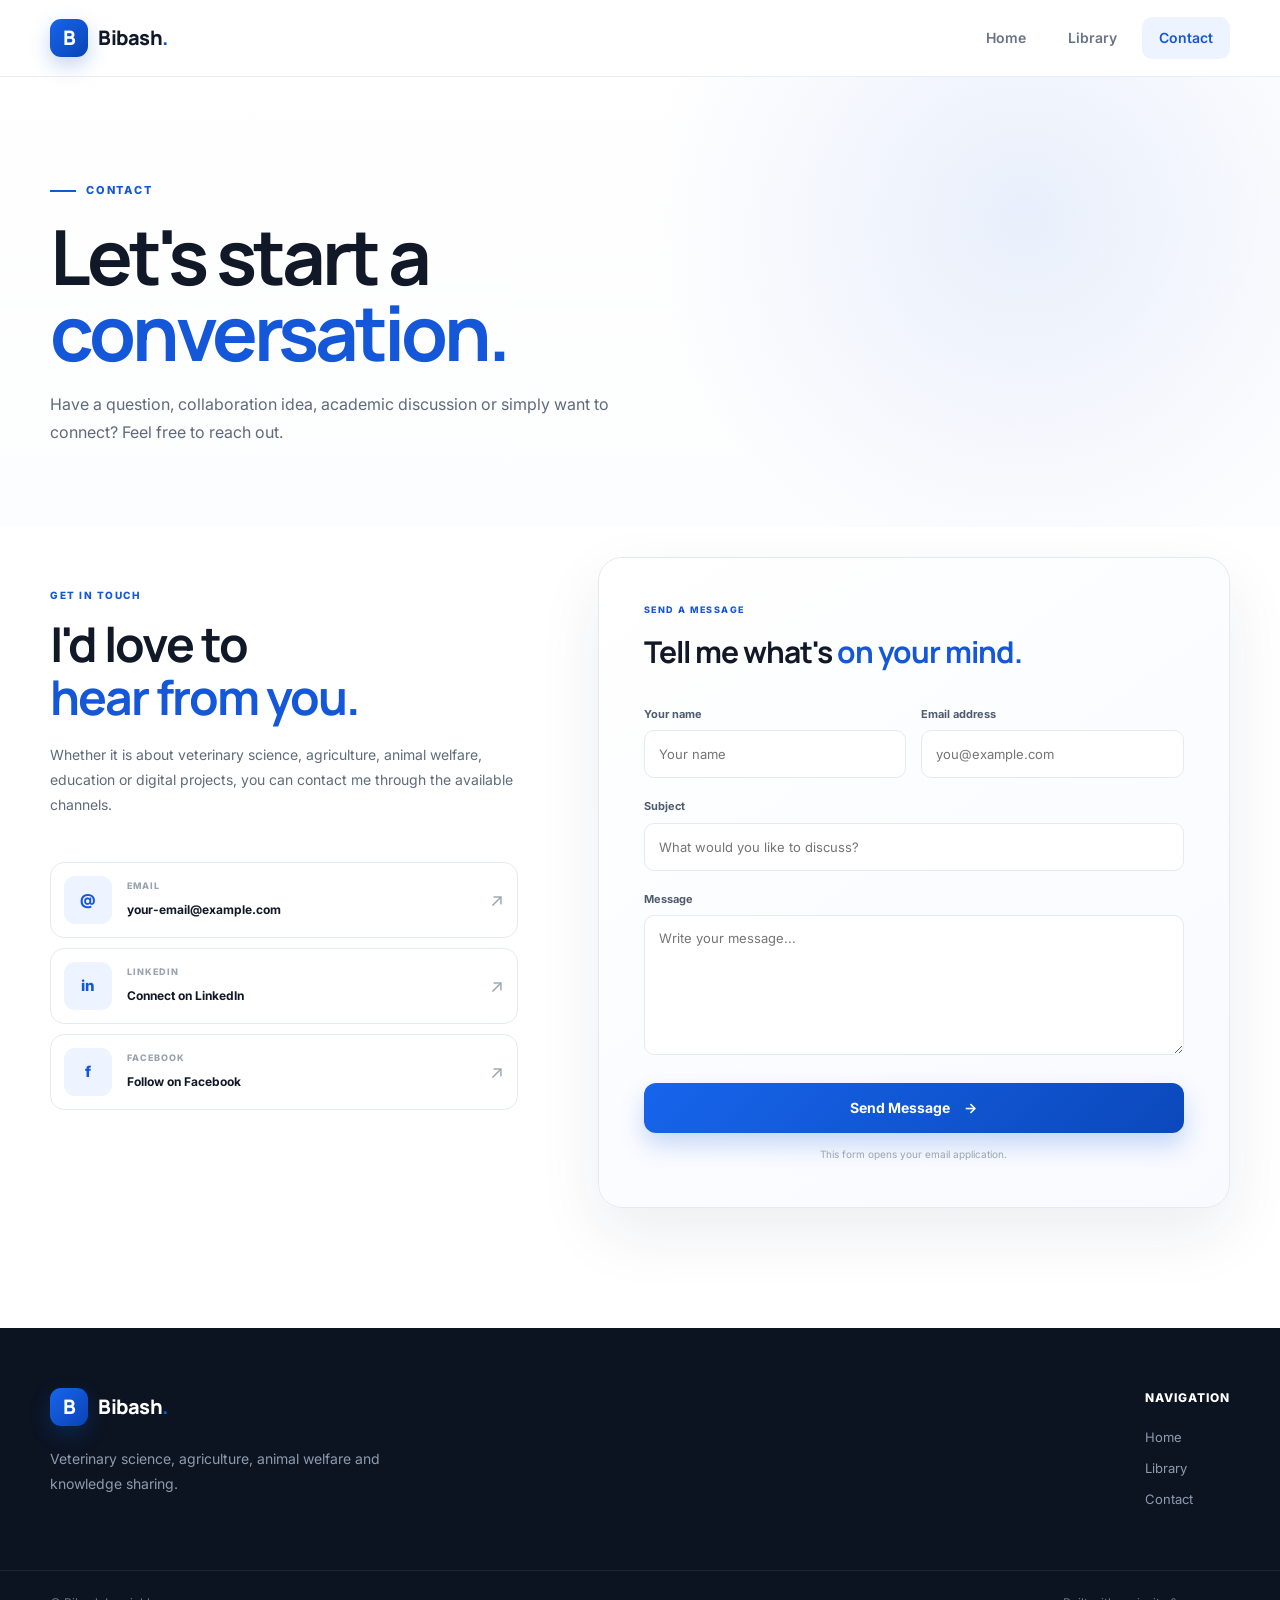
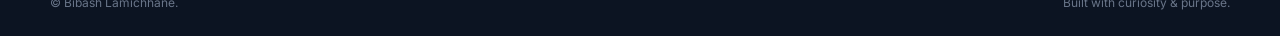
<file: contact.html>
<!DOCTYPE html>
<html lang="en">
<head>

    <meta charset="UTF-8">
    <meta name="viewport" content="width=device-width, initial-scale=1.0">

    <meta name="description"
          content="Contact Bibash Lamichhane.">

    <title>Contact | Bibash Lamichhane</title>

    <link rel="preconnect" href="https://fonts.googleapis.com">
    <link rel="preconnect" href="https://fonts.gstatic.com" crossorigin>

    <link href="https://fonts.googleapis.com/css2?family=Inter:wght@400;500;600;700;800&family=Manrope:wght@500;600;700;800&display=swap"
          rel="stylesheet">

    <link rel="stylesheet" href="css/style.css">
    <link rel="stylesheet" href="css/contact.css">

</head>

<body>

<header class="navbar">

    <div class="nav-container">

        <a href="index.html" class="logo">
            <span class="logo-mark">B</span>
            <span>Bibash<span class="logo-dot">.</span></span>
        </a>

        <nav class="nav-menu" id="navMenu">

            <a href="index.html" class="nav-link">
                Home
            </a>

            <a href="library.html" class="nav-link">
                Library
            </a>

            <a href="contact.html" class="nav-link active">
                Contact
            </a>

        </nav>

        <button class="menu-toggle" id="menuToggle">

            <span></span>
            <span></span>
            <span></span>

        </button>

    </div>

</header>


<main>

<section class="contact-hero">

    <div class="container">

        <div class="section-label">

            <span></span>
            CONTACT

        </div>

        <h1>
            Let's start a
            <span>conversation.</span>
        </h1>

        <p>
            Have a question, collaboration idea, academic discussion
            or simply want to connect? Feel free to reach out.
        </p>

    </div>

</section>


<section class="contact-section">

    <div class="container contact-grid">


        <!-- CONTACT INFO -->

        <div class="contact-info">

            <div class="contact-heading">

                <span class="small-label">
                    GET IN TOUCH
                </span>

                <h2>
                    I'd love to
                    <span>hear from you.</span>
                </h2>

                <p>
                    Whether it is about veterinary science, agriculture,
                    animal welfare, education or digital projects,
                    you can contact me through the available channels.
                </p>

            </div>


            <div class="contact-items">


                <a
                    href="mailto:your-email@example.com"
                    class="contact-item"
                >

                    <div class="contact-item-icon">
                        @
                    </div>

                    <div>

                        <span>
                            EMAIL
                        </span>

                        <strong>
                            your-email@example.com
                        </strong>

                    </div>

                    <div class="contact-arrow">
                        ↗
                    </div>

                </a>


                <a
                    href="#"
                    class="contact-item"
                >

                    <div class="contact-item-icon">
                        in
                    </div>

                    <div>

                        <span>
                            LINKEDIN
                        </span>

                        <strong>
                            Connect on LinkedIn
                        </strong>

                    </div>

                    <div class="contact-arrow">
                        ↗
                    </div>

                </a>


                <a
                    href="#"
                    class="contact-item"
                >

                    <div class="contact-item-icon">
                        f
                    </div>

                    <div>

                        <span>
                            FACEBOOK
                        </span>

                        <strong>
                            Follow on Facebook
                        </strong>

                    </div>

                    <div class="contact-arrow">
                        ↗
                    </div>

                </a>


            </div>

        </div>


        <!-- FORM -->

        <div class="contact-form-wrapper">

            <form
                id="contactForm"
                class="contact-form"
            >

                <div class="form-header">

                    <span>
                        SEND A MESSAGE
                    </span>

                    <h3>
                        Tell me what's
                        <span>on your mind.</span>
                    </h3>

                </div>


                <div class="form-row">

                    <div class="form-group">

                        <label for="name">
                            Your name
                        </label>

                        <input
                            type="text"
                            id="name"
                            name="name"
                            placeholder="Your name"
                            required
                        >

                    </div>


                    <div class="form-group">

                        <label for="email">
                            Email address
                        </label>

                        <input
                            type="email"
                            id="email"
                            name="email"
                            placeholder="you@example.com"
                            required
                        >

                    </div>

                </div>


                <div class="form-group">

                    <label for="subject">
                        Subject
                    </label>

                    <input
                        type="text"
                        id="subject"
                        name="subject"
                        placeholder="What would you like to discuss?"
                        required
                    >

                </div>


                <div class="form-group">

                    <label for="message">
                        Message
                    </label>

                    <textarea
                        id="message"
                        name="message"
                        rows="6"
                        placeholder="Write your message..."
                        required
                    ></textarea>

                </div>


                <button
                    type="submit"
                    class="btn btn-primary submit-button"
                >

                    Send Message

                    <span>
                        →
                    </span>

                </button>


                <div
                    id="formMessage"
                    class="form-message"
                ></div>

                <p class="form-note">
                    This form opens your email application.
                </p>

            </form>

        </div>

    </div>

</section>

</main>


<footer class="footer">

    <div class="container footer-container">

        <div class="footer-brand">

            <a href="index.html" class="logo">

                <span class="logo-mark">
                    B
                </span>

                <span>
                    Bibash<span class="logo-dot">.</span>
                </span>

            </a>

            <p>
                Veterinary science, agriculture,
                animal welfare and knowledge sharing.
            </p>

        </div>


        <div class="footer-links">

            <div>

                <span class="footer-heading">
                    Navigation
                </span>

                <a href="index.html">
                    Home
                </a>

                <a href="library.html">
                    Library
                </a>

                <a href="contact.html">
                    Contact
                </a>

            </div>

        </div>

    </div>


    <div class="footer-bottom">

        <div class="container">

            <span>
                © <span id="currentYear"></span>
                Bibash Lamichhane.
            </span>

            <span>
                Built with curiosity & purpose.
            </span>

        </div>

    </div>

</footer>


<script src="js/main.js"></script>
<script src="js/contact.js"></script>

</body>
</html>
</file>
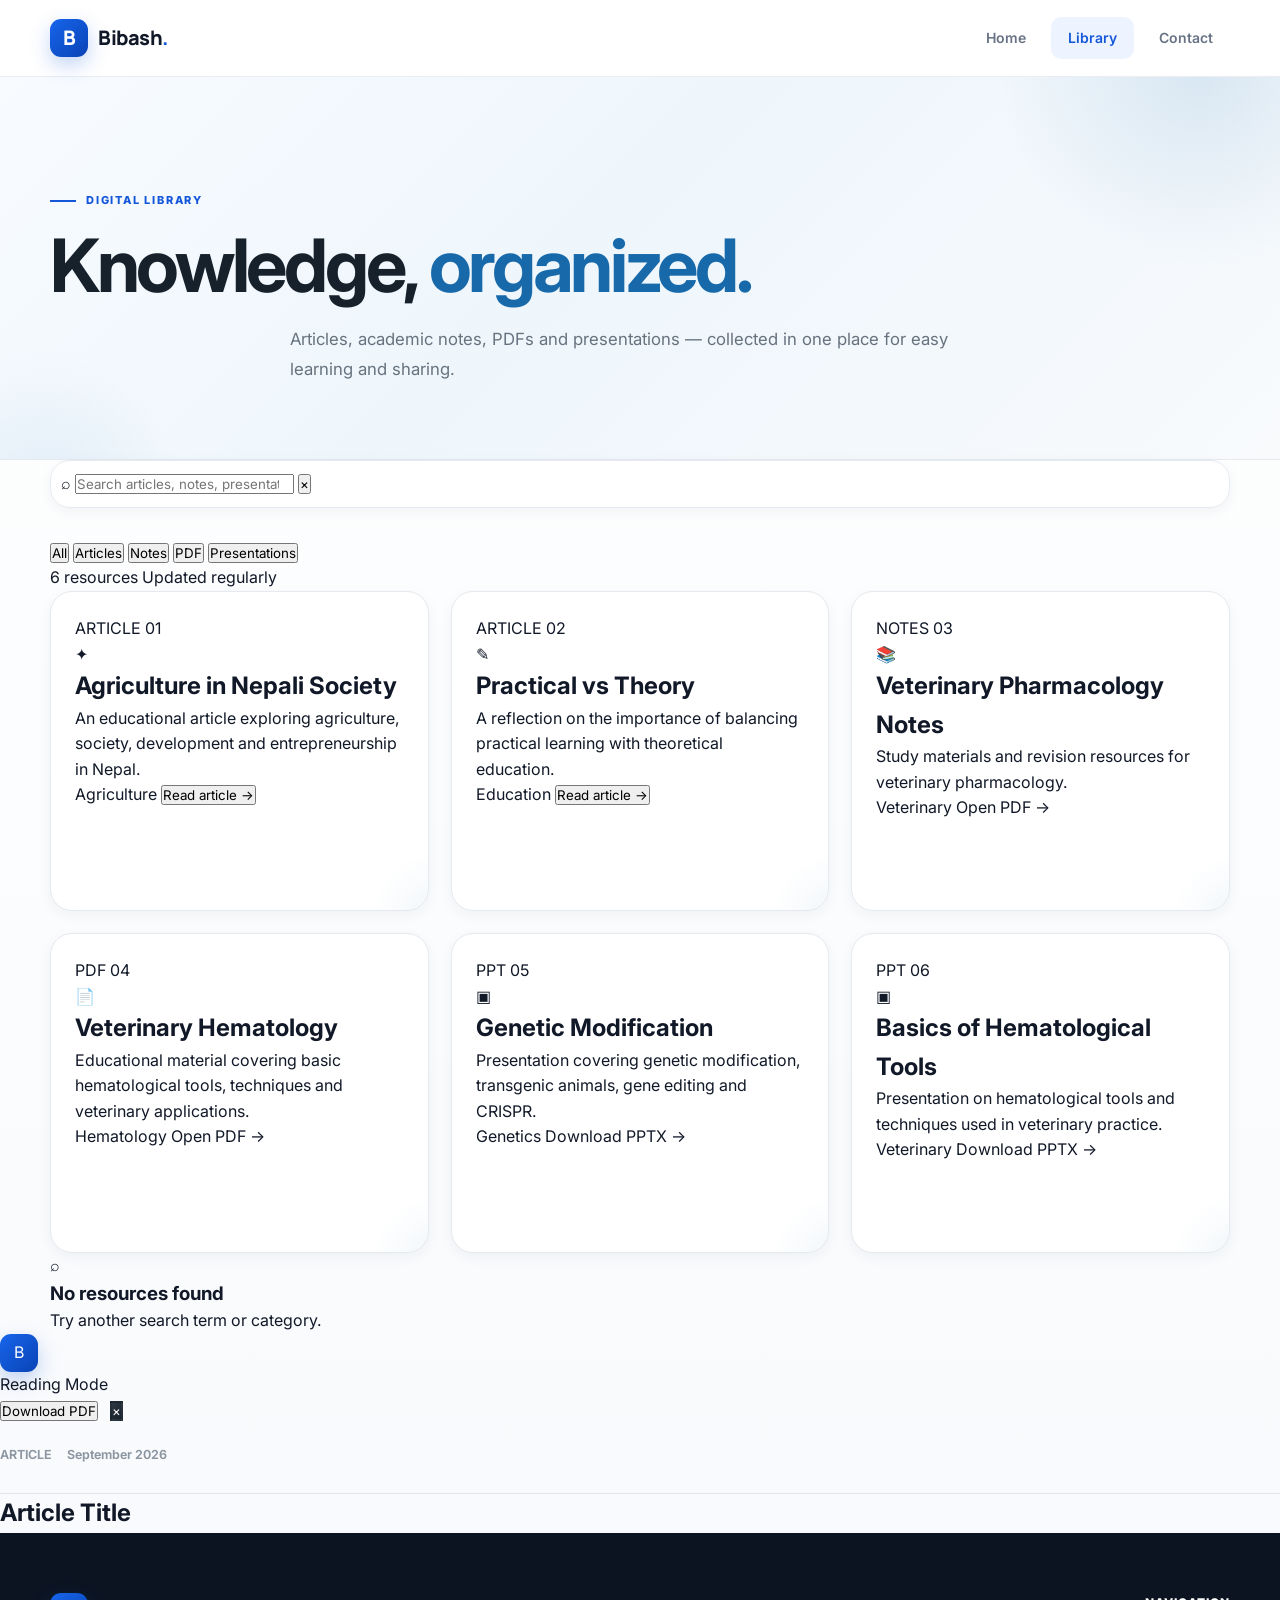
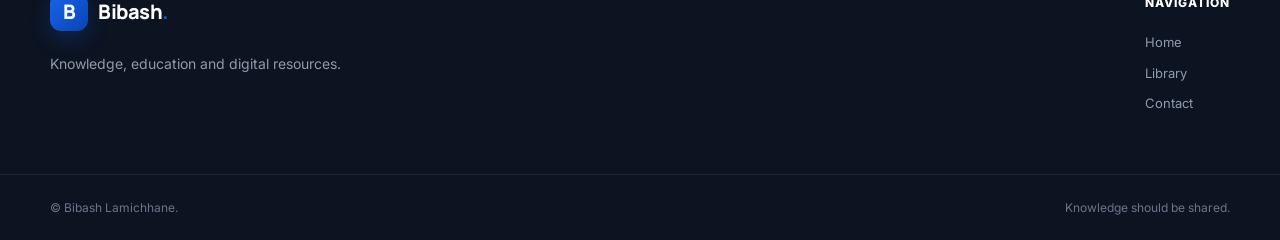
<file: library.html>
<!DOCTYPE html>
<html lang="en">
<head>

    <meta charset="UTF-8">
    <meta name="viewport" content="width=device-width, initial-scale=1.0">

    <meta name="description"
          content="Bibash Lamichhane Digital Library - Articles, notes, PDFs and presentations.">

    <title>Library | Bibash Lamichhane</title>

    <link rel="preconnect" href="https://fonts.googleapis.com">
    <link rel="preconnect" href="https://fonts.gstatic.com" crossorigin>

    <link href="https://fonts.googleapis.com/css2?family=Inter:wght@400;500;600;700;800&family=Manrope:wght@500;600;700;800&display=swap"
          rel="stylesheet">

    <link rel="stylesheet" href="css/style.css">
    <link rel="stylesheet" href="css/library.css">

</head>

<body>

<header class="navbar">

    <div class="nav-container">

        <a href="index.html" class="logo">
            <span class="logo-mark">B</span>
            <span>Bibash<span class="logo-dot">.</span></span>
        </a>

        <nav class="nav-menu" id="navMenu">

            <a href="index.html" class="nav-link">
                Home
            </a>

            <a href="library.html" class="nav-link active">
                Library
            </a>

            <a href="contact.html" class="nav-link">
                Contact
            </a>

        </nav>

        <button class="menu-toggle" id="menuToggle">
            <span></span>
            <span></span>
            <span></span>
        </button>

    </div>

</header>


<main>

<section class="library-hero">

    <div class="container">

        <div class="section-label">
            <span></span>
            DIGITAL LIBRARY
        </div>

        <h1>
            Knowledge,
            <span>organized.</span>
        </h1>

        <p>
            Articles, academic notes, PDFs and presentations —
            collected in one place for easy learning and sharing.
        </p>

    </div>

</section>


<section class="library-section">

    <div class="container">

        <!-- SEARCH -->

        <div class="library-toolbar">

            <div class="search-box">

                <span class="search-icon">⌕</span>

                <input
                    type="search"
                    id="librarySearch"
                    placeholder="Search articles, notes, presentations..."
                    autocomplete="off"
                >

                <button id="clearSearch" class="clear-search">
                    ×
                </button>

            </div>

        </div>


        <!-- FILTER -->

        <div class="filter-wrapper">

            <button class="filter-btn active"
                    data-filter="all">
                All
            </button>

            <button class="filter-btn"
                    data-filter="articles">
                Articles
            </button>

            <button class="filter-btn"
                    data-filter="notes">
                Notes
            </button>

            <button class="filter-btn"
                    data-filter="pdf">
                PDF
            </button>

            <button class="filter-btn"
                    data-filter="ppt">
                Presentations
            </button>

        </div>


        <!-- RESULTS COUNT -->

        <div class="library-result-info">

            <span id="resultCount">
                6 resources
            </span>

            <span class="library-status">
                Updated regularly
            </span>

        </div>


        <!-- LIBRARY GRID -->

        <div class="library-grid" id="libraryGrid">


            <!-- ARTICLE -->

            <article
                class="library-card"
                data-category="articles"
                data-title="Agriculture in Nepali Society"
            >

                <div class="card-top">

                    <span class="resource-type article-type">
                        ARTICLE
                    </span>

                    <span class="resource-number">
                        01
                    </span>

                </div>

                <div class="resource-icon">
                    ✦
                </div>

                <h2>
                    Agriculture in Nepali Society
                </h2>

                <p>
                    An educational article exploring agriculture,
                    society, development and entrepreneurship in Nepal.
                </p>

                <div class="card-footer">

                    <span>
                        Agriculture
                    </span>

                    <button
                        class="read-button"
                        data-article="agriculture"
                    >
                        Read article →
                    </button>

                </div>

            </article>


            <!-- ARTICLE -->

            <article
                class="library-card"
                data-category="articles"
                data-title="Practical vs Theory"
            >

                <div class="card-top">

                    <span class="resource-type article-type">
                        ARTICLE
                    </span>

                    <span class="resource-number">
                        02
                    </span>

                </div>

                <div class="resource-icon">
                    ✎
                </div>

                <h2>
                    Practical vs Theory
                </h2>

                <p>
                    A reflection on the importance of balancing
                    practical learning with theoretical education.
                </p>

                <div class="card-footer">

                    <span>
                        Education
                    </span>

                    <button
                        class="read-button"
                        data-article="practical"
                    >
                        Read article →
                    </button>

                </div>

            </article>


            <!-- NOTE -->

            <article
                class="library-card"
                data-category="notes"
                data-title="Veterinary Pharmacology Notes"
            >

                <div class="card-top">

                    <span class="resource-type note-type">
                        NOTES
                    </span>

                    <span class="resource-number">
                        03
                    </span>

                </div>

                <div class="resource-icon">
                    📚
                </div>

                <h2>
                    Veterinary Pharmacology Notes
                </h2>

                <p>
                    Study materials and revision resources for
                    veterinary pharmacology.
                </p>

                <div class="card-footer">

                    <span>
                        Veterinary
                    </span>

                    <a
                        href="documents/pdf/pharmacology.pdf"
                        class="read-button"
                        target="_blank"
                    >
                        Open PDF →
                    </a>

                </div>

            </article>


            <!-- PDF -->

            <article
                class="library-card"
                data-category="pdf"
                data-title="Veterinary Hematology"
            >

                <div class="card-top">

                    <span class="resource-type pdf-type">
                        PDF
                    </span>

                    <span class="resource-number">
                        04
                    </span>

                </div>

                <div class="resource-icon">
                    📄
                </div>

                <h2>
                    Veterinary Hematology
                </h2>

                <p>
                    Educational material covering basic hematological
                    tools, techniques and veterinary applications.
                </p>

                <div class="card-footer">

                    <span>
                        Hematology
                    </span>

                    <a
                        href="documents/pdf/hematology.pdf"
                        class="read-button"
                        target="_blank"
                    >
                        Open PDF →
                    </a>

                </div>

            </article>


            <!-- PPT -->

            <article
                class="library-card"
                data-category="ppt"
                data-title="Genetic Modification"
            >

                <div class="card-top">

                    <span class="resource-type ppt-type">
                        PPT
                    </span>

                    <span class="resource-number">
                        05
                    </span>

                </div>

                <div class="resource-icon">
                    ▣
                </div>

                <h2>
                    Genetic Modification
                </h2>

                <p>
                    Presentation covering genetic modification,
                    transgenic animals, gene editing and CRISPR.
                </p>

                <div class="card-footer">

                    <span>
                        Genetics
                    </span>

                    <a
                        href="documents/ppt/genetic-modification.pptx"
                        class="read-button"
                        download
                    >
                        Download PPTX →
                    </a>

                </div>

            </article>


            <!-- PPT -->

            <article
                class="library-card"
                data-category="ppt"
                data-title="Basics of Hematological Tools"
            >

                <div class="card-top">

                    <span class="resource-type ppt-type">
                        PPT
                    </span>

                    <span class="resource-number">
                        06
                    </span>

                </div>

                <div class="resource-icon">
                    ▣
                </div>

                <h2>
                    Basics of Hematological Tools
                </h2>

                <p>
                    Presentation on hematological tools and techniques
                    used in veterinary practice.
                </p>

                <div class="card-footer">

                    <span>
                        Veterinary
                    </span>

                    <a
                        href="documents/ppt/hematology.pptx"
                        class="read-button"
                        download
                    >
                        Download PPTX →
                    </a>

                </div>

            </article>

        </div>


        <!-- NO RESULTS -->

        <div class="no-results" id="noResults">

            <div class="no-results-icon">
                ⌕
            </div>

            <h3>
                No resources found
            </h3>

            <p>
                Try another search term or category.
            </p>

        </div>

    </div>

</section>

</main>


<!-- ARTICLE READER -->

<div class="reader-overlay" id="readerOverlay">

    <div class="reader">

        <header class="reader-header">

            <div class="reader-brand">
                <span class="logo-mark">B</span>
                <span>Reading Mode</span>
            </div>

            <div class="reader-actions">

                <button
                    id="readerPdf"
                    class="reader-action"
                >
                    Download PDF
                </button>

                <button
                    id="closeReader"
                    class="reader-close"
                >
                    ×
                </button>

            </div>

        </header>


        <article class="reader-content">

            <div class="reader-meta">

                <span id="readerCategory">
                    ARTICLE
                </span>

                <span id="readerDate">
                    September 2026
                </span>

            </div>

            <h1 id="readerTitle">
                Article Title
            </h1>

            <div class="reader-divider"></div>

            <div id="readerBody" class="reader-body">
            </div>

        </article>

    </div>

</div>


<footer class="footer">

    <div class="container footer-container">

        <div class="footer-brand">

            <a href="index.html" class="logo">
                <span class="logo-mark">B</span>
                <span>Bibash<span class="logo-dot">.</span></span>
            </a>

            <p>
                Knowledge, education and digital resources.
            </p>

        </div>


        <div class="footer-links">

            <div>

                <span class="footer-heading">
                    Navigation
                </span>

                <a href="index.html">Home</a>
                <a href="library.html">Library</a>
                <a href="contact.html">Contact</a>

            </div>

        </div>

    </div>


    <div class="footer-bottom">

        <div class="container">

            <span>
                © <span id="currentYear"></span>
                Bibash Lamichhane.
            </span>

            <span>
                Knowledge should be shared.
            </span>

        </div>

    </div>

</footer>


<script src="js/main.js"></script>
<script src="js/library.js"></script>

</body>
</html>
</file>
<file: css/style.css>
:root {

    --primary: #1457d9;
    --primary-dark: #0b3fa8;
    --primary-light: #edf4ff;

    --text: #111827;
    --text-soft: #5f6b7a;

    --white: #ffffff;
    --background: #f7f9fc;
    --border: #e5eaf1;

    --radius-sm: 10px;
    --radius-md: 18px;
    --radius-lg: 28px;

    --shadow:
        0 20px 50px rgba(16, 42, 80, 0.08);

    --shadow-hover:
        0 30px 70px rgba(16, 42, 80, 0.15);

    --transition:
        0.3s cubic-bezier(.2,.8,.2,1);

    --container: 1180px;
}


* {
    margin: 0;
    padding: 0;
    box-sizing: border-box;
}


html {
    scroll-behavior: smooth;
}


body {

    font-family: "Inter", sans-serif;

    background:
        linear-gradient(
            180deg,
            #ffffff 0%,
            #f7f9fc 100%
        );

    color: var(--text);

    line-height: 1.6;

    overflow-x: hidden;
}


body.reader-open {
    overflow: hidden;
}


img {
    max-width: 100%;
    display: block;
}


a {
    text-decoration: none;
    color: inherit;
}


button,
input,
textarea {
    font-family: inherit;
}


button {
    cursor: pointer;
}


.container {

    width: min(
        calc(100% - 40px),
        var(--container)
    );

    margin: auto;
}


/* NAVBAR */

.navbar {

    position: sticky;

    top: 0;

    z-index: 1000;

    background:
        rgba(255,255,255,.9);

    backdrop-filter:
        blur(18px);

    border-bottom:
        1px solid rgba(229,234,241,.8);
}


.nav-container {

    width: min(
        calc(100% - 40px),
        var(--container)
    );

    min-height: 76px;

    margin: auto;

    display: flex;

    align-items: center;

    justify-content: space-between;
}


.logo {

    display: flex;

    align-items: center;

    gap: 10px;

    font-family: "Manrope", sans-serif;

    font-size: 20px;

    font-weight: 800;

    letter-spacing: -.5px;
}


.logo-mark {

    width: 38px;
    height: 38px;

    display: grid;

    place-items: center;

    color: white;

    background:
        linear-gradient(
            135deg,
            #1765ec,
            #0a43b5
        );

    border-radius: 11px;

    box-shadow:
        0 8px 20px rgba(20,87,217,.25);
}


.logo-dot {
    color: var(--primary);
}


.nav-menu {

    display: flex;

    align-items: center;

    gap: 8px;
}


.nav-link {

    position: relative;

    padding: 10px 17px;

    border-radius: 10px;

    color: #687386;

    font-size: 14px;

    font-weight: 600;

    transition: var(--transition);
}


.nav-link:hover {

    color: var(--primary);

    background:
        var(--primary-light);
}


.nav-link.active {

    color: var(--primary);

    background:
        var(--primary-light);
}


.menu-toggle {

    display: none;

    border: none;

    background: transparent;

    width: 42px;
    height: 42px;

    padding: 9px;
}


.menu-toggle span {

    display: block;

    height: 2px;

    margin: 5px 0;

    background: var(--text);

    transition: var(--transition);
}


/* BUTTONS */

.btn {

    display: inline-flex;

    align-items: center;

    justify-content: center;

    gap: 14px;

    min-height: 50px;

    padding: 0 23px;

    border-radius: 12px;

    font-size: 14px;

    font-weight: 700;

    border: 1px solid transparent;

    transition: var(--transition);
}


.btn-primary {

    color: white;

    background:
        linear-gradient(
            135deg,
            #1765ec,
            #0b48bb
        );

    box-shadow:
        0 12px 25px rgba(20,87,217,.22);
}


.btn-primary:hover {

    transform: translateY(-3px);

    box-shadow:
        0 18px 35px rgba(20,87,217,.30);
}


.btn-secondary {

    background: white;

    border-color: var(--border);

    color: var(--text);
}


.btn-secondary:hover {

    transform: translateY(-3px);

    border-color: #cbd5e1;

    box-shadow:
        var(--shadow);
}


.btn-white {

    color: var(--primary);

    background: white;
}


.btn-white:hover {

    transform: translateY(-3px);

    box-shadow:
        0 15px 35px rgba(0,0,0,.12);
}


/* SECTION */

.section-label {

    display: flex;

    align-items: center;

    gap: 10px;

    margin-bottom: 18px;

    color: var(--primary);

    font-size: 11px;

    font-weight: 800;

    letter-spacing: 1.8px;
}


.section-label span {

    width: 26px;

    height: 2px;

    background: var(--primary);
}


.section-label.light {

    color: rgba(255,255,255,.7);
}


.section-label.light span {

    background: rgba(255,255,255,.7);
}


/* FOOTER */

.footer {

    background: #0c1422;

    color: white;

    margin-top: 0;
}


.footer-container {

    min-height: 240px;

    display: flex;

    justify-content: space-between;

    gap: 80px;

    padding-top: 60px;

    padding-bottom: 60px;
}


.footer-brand {

    max-width: 350px;
}


.footer-brand .logo {

    margin-bottom: 20px;
}


.footer-brand p {

    color: #8e9bad;

    font-size: 14px;

    line-height: 1.8;
}


.footer-links {

    display: flex;

    gap: 100px;
}


.footer-links > div {

    display: flex;

    flex-direction: column;

    gap: 10px;
}


.footer-heading {

    margin-bottom: 10px;

    color: white;

    font-size: 12px;

    font-weight: 800;

    letter-spacing: 1px;

    text-transform: uppercase;
}


.footer-links a {

    color: #8e9bad;

    font-size: 13px;

    transition: var(--transition);
}


.footer-links a:hover {

    color: white;

    transform: translateX(3px);
}


.footer-bottom {

    border-top:
        1px solid rgba(255,255,255,.08);
}


.footer-bottom .container {

    min-height: 65px;

    display: flex;

    justify-content: space-between;

    align-items: center;

    color: #697589;

    font-size: 12px;
}


/* RESPONSIVE */

@media (max-width: 768px) {

    .container,
    .nav-container {

        width:
            min(
                calc(100% - 30px),
                var(--container)
            );
    }


    .nav-menu {

        position: fixed;

        top: 76px;

        left: 15px;

        right: 15px;

        padding: 10px;

        display: none;

        flex-direction: column;

        align-items: stretch;

        background: white;

        border: 1px solid var(--border);

        border-radius: 16px;

        box-shadow: var(--shadow);
    }


    .nav-menu.open {
        display: flex;
    }


    .nav-link {
        width: 100%;
    }


    .menu-toggle {
        display: block;
    }


    .footer-container {

        flex-direction: column;

        gap: 40px;
    }


    .footer-links {

        gap: 60px;
    }


    .footer-bottom .container {

        flex-direction: column;

        align-items: flex-start;

        justify-content: center;

        gap: 4px;

        padding: 15px 0;
    }

}


@media (max-width: 480px) {

    .footer-links {

        gap: 35px;
    }

}
</file>
<file: css/contact.css>
/* CONTACT HERO */

.contact-hero {

    padding:
        105px 0
        80px;

    background:
        radial-gradient(
            circle at 80% 30%,
            rgba(20,87,217,.09),
            transparent 35%
        );
}


.contact-hero h1 {

    max-width: 800px;

    margin-bottom: 20px;

    font-family: "Manrope";

    font-size:
        clamp(48px, 7vw, 76px);

    line-height: 1;

    letter-spacing: -4px;
}


.contact-hero h1 span {

    color: var(--primary);
}


.contact-hero p {

    max-width: 620px;

    color: var(--text-soft);

    font-size: 16px;

    line-height: 1.8;
}


/* CONTACT */

.contact-section {

    padding:
        30px 0
        120px;

    background: white;
}


.contact-grid {

    display: grid;

    grid-template-columns:
        .85fr 1.15fr;

    gap: 80px;

    align-items: start;
}


/* INFO */

.contact-info {

    padding-top: 30px;
}


.small-label {

    display: block;

    margin-bottom: 15px;

    color: var(--primary);

    font-size: 10px;

    font-weight: 800;

    letter-spacing: 1.5px;
}


.contact-heading h2 {

    margin-bottom: 18px;

    font-family: "Manrope";

    font-size:
        clamp(32px, 4vw, 48px);

    line-height: 1.1;

    letter-spacing: -2px;
}


.contact-heading h2 span {

    display: block;

    color: var(--primary);
}


.contact-heading p {

    max-width: 480px;

    color: var(--text-soft);

    font-size: 14px;

    line-height: 1.8;
}


.contact-items {

    margin-top: 45px;

    display: flex;

    flex-direction: column;

    gap: 10px;
}


.contact-item {

    display: grid;

    grid-template-columns:
        48px 1fr auto;

    align-items: center;

    gap: 15px;

    padding: 13px;

    border:
        1px solid var(--border);

    border-radius: 14px;

    transition: var(--transition);
}


.contact-item:hover {

    transform: translateX(5px);

    border-color:
        rgba(20,87,217,.2);

    box-shadow:
        0 15px 35px rgba(20,42,75,.07);
}


.contact-item-icon {

    width: 48px;
    height: 48px;

    display: grid;

    place-items: center;

    color: var(--primary);

    background: var(--primary-light);

    border-radius: 11px;

    font-size: 15px;

    font-weight: 800;
}


.contact-item span {

    display: block;

    margin-bottom: 2px;

    color: #9aa4b1;

    font-size: 9px;

    font-weight: 800;

    letter-spacing: 1px;
}


.contact-item strong {

    font-size: 12px;

    font-weight: 700;
}


.contact-arrow {

    color: #9aa4b1;

    font-size: 18px;
}


/* FORM */

.contact-form-wrapper {

    padding: 45px;

    background:
        linear-gradient(
            145deg,
            #ffffff,
            #f8faff
        );

    border:
        1px solid var(--border);

    border-radius: 24px;

    box-shadow:
        0 25px 65px rgba(18,42,75,.08);
}


.form-header {

    margin-bottom: 30px;
}


.form-header > span {

    display: block;

    margin-bottom: 10px;

    color: var(--primary);

    font-size: 9px;

    font-weight: 800;

    letter-spacing: 1.5px;
}


.form-header h3 {

    font-family: "Manrope";

    font-size: 30px;

    letter-spacing: -1px;
}


.form-header h3 span {

    color: var(--primary);
}


.form-row {

    display: grid;

    grid-template-columns: 1fr 1fr;

    gap: 15px;
}


.form-group {

    margin-bottom: 20px;
}


.form-group label {

    display: block;

    margin-bottom: 7px;

    color: #4e5c6e;

    font-size: 11px;

    font-weight: 700;
}


.form-group input,
.form-group textarea {

    width: 100%;

    border:
        1px solid var(--border);

    border-radius: 10px;

    outline: none;

    background: white;

    color: var(--text);

    font-size: 13px;

    transition: var(--transition);
}


.form-group input {

    height: 48px;

    padding: 0 14px;
}


.form-group textarea {

    min-height: 140px;

    padding: 14px;

    resize: vertical;
}


.form-group input:focus,
.form-group textarea:focus {

    border-color:
        rgba(20,87,217,.5);

    box-shadow:
        0 0 0 4px rgba(20,87,217,.06);
}


.submit-button {

    width: 100%;

    border: none;
}


.form-note {

    margin-top: 13px;

    color: #9aa4b1;

    text-align: center;

    font-size: 10px;
}


.form-message {

    display: none;

    margin-top: 15px;

    padding: 12px;

    border-radius: 9px;

    color: #146b37;

    background: #eaf8ef;

    font-size: 12px;

    text-align: center;
}


.form-message.show {

    display: block;
}


/* RESPONSIVE */

@media (max-width: 900px) {

    .contact-grid {

        grid-template-columns: 1fr;

        gap: 60px;
    }


    .contact-info {

        padding-top: 0;
    }

}


@media (max-width: 600px) {

    .contact-hero {

        padding:
            70px 0
            55px;
    }


    .contact-hero h1 {

        letter-spacing: -2.5px;
    }


    .contact-section {

        padding-bottom: 80px;
    }


    .contact-form-wrapper {

        padding: 25px 20px;

        border-radius: 18px;
    }


    .form-row {

        grid-template-columns: 1fr;
    }

}
</file>
<file: css/library.css>
/* =========================================================
   BIBASH WEBSITE — PROFESSIONAL LIBRARY
   library.css
   ========================================================= */

/* ---------------------------------------------------------
   1. LIBRARY PAGE VARIABLES
   --------------------------------------------------------- */

:root {
    --library-bg: #f6f8fb;
    --library-surface: #ffffff;
    --library-surface-soft: #f9fafc;

    --library-primary: #1769aa;
    --library-primary-dark: #0d4775;
    --library-primary-light: #eaf4fc;

    --library-text: #17212b;
    --library-text-soft: #66727e;
    --library-text-muted: #8b96a1;

    --library-border: #e5eaf0;
    --library-border-hover: #cbd8e5;

    --library-success: #16845b;
    --library-warning: #b87500;
    --library-danger: #c74444;

    --library-radius-sm: 10px;
    --library-radius-md: 16px;
    --library-radius-lg: 22px;
    --library-radius-xl: 28px;

    --library-shadow-sm:
        0 4px 14px rgba(20, 35, 50, 0.05);

    --library-shadow-md:
        0 12px 35px rgba(20, 35, 50, 0.08);

    --library-shadow-lg:
        0 24px 60px rgba(20, 35, 50, 0.12);

    --library-transition:
        0.3s cubic-bezier(0.22, 1, 0.36, 1);
}


/* ---------------------------------------------------------
   2. PAGE BASE
   --------------------------------------------------------- */

.library-page {
    background:
        radial-gradient(
            circle at 10% 0%,
            rgba(23, 105, 170, 0.055),
            transparent 28%
        ),
        radial-gradient(
            circle at 90% 10%,
            rgba(23, 105, 170, 0.035),
            transparent 25%
        ),
        var(--library-bg);

    min-height: 100vh;
    color: var(--library-text);
}


/* ---------------------------------------------------------
   3. LIBRARY HERO
   --------------------------------------------------------- */

.library-hero {
    position: relative;
    overflow: hidden;

    padding: 115px 24px 75px;

    background:
        linear-gradient(
            135deg,
            #f8fbff 0%,
            #eef6fc 45%,
            #f8fafc 100%
        );

    border-bottom: 1px solid var(--library-border);
}

.library-hero::before {
    content: "";
    position: absolute;

    width: 420px;
    height: 420px;

    top: -220px;
    right: -130px;

    border-radius: 50%;

    background:
        radial-gradient(
            circle,
            rgba(23, 105, 170, 0.12),
            transparent 68%
        );

    pointer-events: none;
}

.library-hero::after {
    content: "";
    position: absolute;

    width: 280px;
    height: 280px;

    bottom: -170px;
    left: -100px;

    border-radius: 50%;

    background:
        radial-gradient(
            circle,
            rgba(23, 105, 170, 0.07),
            transparent 70%
        );

    pointer-events: none;
}

.library-hero-container {
    position: relative;
    z-index: 2;

    width: min(1180px, 100%);
    margin: 0 auto;

    text-align: center;
}

.library-eyebrow {
    display: inline-flex;
    align-items: center;
    gap: 8px;

    padding: 8px 14px;

    margin-bottom: 20px;

    border: 1px solid rgba(23, 105, 170, 0.15);
    border-radius: 999px;

    background: rgba(255, 255, 255, 0.7);

    color: var(--library-primary);

    font-size: 0.76rem;
    font-weight: 800;
    letter-spacing: 0.13em;
    text-transform: uppercase;

    box-shadow: 0 5px 18px rgba(20, 35, 50, 0.04);

    backdrop-filter: blur(12px);
}

.library-eyebrow::before {
    content: "";
    width: 7px;
    height: 7px;

    border-radius: 50%;

    background: var(--library-primary);

    box-shadow:
        0 0 0 4px rgba(23, 105, 170, 0.1);
}

.library-hero h1 {
    margin: 0;

    font-size: clamp(2.5rem, 6vw, 4.6rem);
    line-height: 1.03;

    letter-spacing: -0.045em;

    color: var(--library-text);
}

.library-hero h1 span {
    color: var(--library-primary);
}

.library-hero p {
    width: min(700px, 100%);

    margin: 22px auto 0;

    color: var(--library-text-soft);

    font-size: 1.05rem;
    line-height: 1.75;
}


/* ---------------------------------------------------------
   4. LIBRARY STATISTICS
   --------------------------------------------------------- */

.library-stats {
    display: flex;
    justify-content: center;
    flex-wrap: wrap;
    gap: 12px;

    margin-top: 34px;
}

.library-stat {
    min-width: 135px;

    padding: 14px 18px;

    border: 1px solid rgba(23, 105, 170, 0.12);
    border-radius: 14px;

    background: rgba(255, 255, 255, 0.72);

    box-shadow: var(--library-shadow-sm);

    backdrop-filter: blur(10px);

    transition: var(--library-transition);
}

.library-stat:hover {
    transform: translateY(-3px);

    box-shadow: var(--library-shadow-md);

    border-color: rgba(23, 105, 170, 0.22);
}

.library-stat strong {
    display: block;

    color: var(--library-primary);

    font-size: 1.25rem;
    font-weight: 800;
}

.library-stat span {
    display: block;

    margin-top: 3px;

    color: var(--library-text-muted);

    font-size: 0.75rem;
    font-weight: 700;

    text-transform: uppercase;
    letter-spacing: 0.08em;
}


/* ---------------------------------------------------------
   5. MAIN LIBRARY CONTAINER
   --------------------------------------------------------- */

.library-container {
    width: min(1180px, calc(100% - 40px));

    margin: 0 auto;

    padding: 65px 0 100px;
}


/* ---------------------------------------------------------
   6. SEARCH AREA
   --------------------------------------------------------- */

.library-toolbar {
    position: relative;

    display: flex;
    align-items: center;
    gap: 20px;

    margin-bottom: 32px;

    padding: 10px;

    border: 1px solid var(--library-border);
    border-radius: 20px;

    background: rgba(255, 255, 255, 0.8);

    box-shadow: var(--library-shadow-sm);

    backdrop-filter: blur(18px);
}

.library-search {
    position: relative;
    flex: 1;
}

.library-search-icon {
    position: absolute;

    left: 19px;
    top: 50%;

    width: 19px;
    height: 19px;

    transform: translateY(-50%);

    color: var(--library-text-muted);

    pointer-events: none;
}

.library-search input {
    width: 100%;

    height: 56px;

    padding: 0 20px 0 52px;

    border: 1px solid transparent;
    border-radius: 14px;

    outline: none;

    background: #f6f8fa;

    color: var(--library-text);

    font-family: inherit;
    font-size: 0.95rem;

    transition: var(--library-transition);
}

.library-search input::placeholder {
    color: #9aa4ad;
}

.library-search input:hover {
    background: #f1f4f7;
}

.library-search input:focus {
    background: #ffffff;

    border-color: rgba(23, 105, 170, 0.35);

    box-shadow:
        0 0 0 4px rgba(23, 105, 170, 0.08);
}


/* ---------------------------------------------------------
   7. FILTER BUTTONS
   --------------------------------------------------------- */

.library-filters {
    display: flex;
    align-items: center;
    gap: 8px;

    flex-wrap: wrap;

    padding: 5px;
}

.library-filter {
    position: relative;

    padding: 10px 15px;

    border: 0;
    border-radius: 10px;

    background: transparent;

    color: var(--library-text-soft);

    font-family: inherit;
    font-size: 0.8rem;
    font-weight: 750;

    cursor: pointer;

    transition: var(--library-transition);
}

.library-filter:hover {
    color: var(--library-primary);
    background: var(--library-primary-light);
}

.library-filter.active {
    color: #ffffff;

    background:
        linear-gradient(
            135deg,
            var(--library-primary),
            var(--library-primary-dark)
        );

    box-shadow:
        0 7px 18px rgba(23, 105, 170, 0.2);
}


/* ---------------------------------------------------------
   8. SECTION HEADING
   --------------------------------------------------------- */

.library-section-heading {
    display: flex;
    justify-content: space-between;
    align-items: flex-end;

    gap: 20px;

    margin-bottom: 22px;
}

.library-section-heading h2 {
    margin: 0;

    color: var(--library-text);

    font-size: 1.45rem;
    font-weight: 800;

    letter-spacing: -0.025em;
}

.library-section-heading p {
    margin: 5px 0 0;

    color: var(--library-text-muted);

    font-size: 0.88rem;
}


/* ---------------------------------------------------------
   9. FEATURED RESOURCE
   --------------------------------------------------------- */

.library-featured {
    position: relative;
    overflow: hidden;

    display: grid;
    grid-template-columns: 1.5fr 0.7fr;

    min-height: 310px;

    margin-bottom: 55px;

    border: 1px solid rgba(23, 105, 170, 0.15);
    border-radius: var(--library-radius-xl);

    background:
        linear-gradient(
            135deg,
            #ffffff 0%,
            #f5faff 100%
        );

    box-shadow: var(--library-shadow-md);

    transition: var(--library-transition);
}

.library-featured:hover {
    transform: translateY(-5px);

    box-shadow: var(--library-shadow-lg);

    border-color: rgba(23, 105, 170, 0.25);
}

.library-featured-content {
    position: relative;
    z-index: 2;

    display: flex;
    flex-direction: column;
    justify-content: center;

    padding: 42px;
}

.library-featured-label {
    display: inline-flex;
    align-items: center;

    width: fit-content;

    margin-bottom: 17px;

    padding: 7px 11px;

    border-radius: 8px;

    background: var(--library-primary-light);

    color: var(--library-primary);

    font-size: 0.7rem;
    font-weight: 850;

    letter-spacing: 0.1em;
    text-transform: uppercase;
}

.library-featured h3 {
    max-width: 680px;

    margin: 0;

    color: var(--library-text);

    font-size: clamp(1.7rem, 3vw, 2.45rem);
    line-height: 1.15;

    letter-spacing: -0.035em;
}

.library-featured p {
    max-width: 650px;

    margin: 15px 0 0;

    color: var(--library-text-soft);

    line-height: 1.7;
}

.library-featured-meta {
    display: flex;
    flex-wrap: wrap;
    gap: 16px;

    margin-top: 22px;

    color: var(--library-text-muted);

    font-size: 0.8rem;
    font-weight: 650;
}

.library-featured-meta span {
    display: inline-flex;
    align-items: center;
    gap: 6px;
}

.library-featured-action {
    margin-top: 27px;
}

.library-featured-visual {
    position: relative;

    display: flex;
    align-items: center;
    justify-content: center;

    min-height: 100%;

    overflow: hidden;

    background:
        linear-gradient(
            145deg,
            #edf6fd,
            #dceefa
        );
}

.library-featured-visual::before {
    content: "";

    position: absolute;

    width: 280px;
    height: 280px;

    border-radius: 50%;

    background:
        radial-gradient(
            circle,
            rgba(23, 105, 170, 0.22),
            transparent 68%
        );
}

.library-featured-icon {
    position: relative;
    z-index: 2;

    display: flex;
    align-items: center;
    justify-content: center;

    width: 115px;
    height: 145px;

    border-radius: 12px;

    background: #ffffff;

    border: 1px solid rgba(23, 105, 170, 0.12);

    box-shadow:
        18px 22px 40px rgba(15, 50, 75, 0.14);

    color: var(--library-primary);

    font-size: 2.8rem;

    transform:
        perspective(700px)
        rotateY(-10deg)
        rotateX(3deg);

    transition: var(--library-transition);
}

.library-featured:hover .library-featured-icon {
    transform:
        perspective(700px)
        rotateY(-4deg)
        rotateX(0deg)
        translateY(-5px);
}


/* ---------------------------------------------------------
   10. RESOURCE GRID
   --------------------------------------------------------- */

.library-grid {
    display: grid;

    grid-template-columns:
        repeat(3, minmax(0, 1fr));

    gap: 22px;
}


/* ---------------------------------------------------------
   11. RESOURCE CARD
   --------------------------------------------------------- */

.library-card {
    position: relative;

    display: flex;
    flex-direction: column;

    min-height: 320px;

    padding: 24px;

    border: 1px solid var(--library-border);
    border-radius: var(--library-radius-lg);

    background: var(--library-surface);

    box-shadow: var(--library-shadow-sm);

    overflow: hidden;

    transform-style: preserve-3d;

    transition:
        transform 0.4s cubic-bezier(0.22, 1, 0.36, 1),
        box-shadow 0.4s ease,
        border-color 0.3s ease;
}

.library-card::before {
    content: "";

    position: absolute;

    top: 0;
    left: 0;
    right: 0;

    height: 3px;

    background:
        linear-gradient(
            90deg,
            transparent,
            var(--library-primary),
            transparent
        );

    opacity: 0;

    transition: opacity 0.3s ease;
}

.library-card::after {
    content: "";

    position: absolute;

    width: 150px;
    height: 150px;

    right: -90px;
    bottom: -90px;

    border-radius: 50%;

    background:
        radial-gradient(
            circle,
            rgba(23, 105, 170, 0.07),
            transparent 70%
        );

    transition: var(--library-transition);

    pointer-events: none;
}

.library-card:hover {
    transform:
        perspective(1000px)
        translateY(-9px)
        rotateX(1deg);

    border-color: var(--library-border-hover);

    box-shadow:
        0 22px 50px rgba(20, 35, 50, 0.11);
}

.library-card:hover::before {
    opacity: 1;
}

.library-card:hover::after {
    width: 230px;
    height: 230px;
}


/* ---------------------------------------------------------
   12. CARD TOP
   --------------------------------------------------------- */

.library-card-top {
    display: flex;
    justify-content: space-between;
    align-items: flex-start;

    gap: 15px;

    margin-bottom: 22px;
}

.library-type {
    display: inline-flex;
    align-items: center;
    gap: 7px;

    padding: 7px 10px;

    border-radius: 8px;

    font-size: 0.65rem;
    font-weight: 850;

    letter-spacing: 0.09em;

    text-transform: uppercase;
}

.library-type.article {
    color: var(--library-primary);
    background: #eaf4fc;
}

.library-type.note {
    color: #7258a8;
    background: #f1edfa;
}

.library-type.pdf {
    color: var(--library-danger);
    background: #fceeee;
}

.library-type.presentation {
    color: #a36400;
    background: #fff4df;
}

.library-card-menu {
    display: flex;
    align-items: center;
    justify-content: center;

    width: 31px;
    height: 31px;

    border-radius: 9px;

    color: var(--library-text-muted);

    background: #f6f8fa;

    transition: var(--library-transition);
}

.library-card:hover .library-card-menu {
    color: var(--library-primary);
    background: var(--library-primary-light);
}


/* ---------------------------------------------------------
   13. CARD ICON
   --------------------------------------------------------- */

.library-card-icon {
    display: flex;
    align-items: center;
    justify-content: center;

    width: 52px;
    height: 52px;

    margin-bottom: 19px;

    border-radius: 14px;

    background:
        linear-gradient(
            135deg,
            #edf6fd,
            #f7fbfe
        );

    border: 1px solid rgba(23, 105, 170, 0.09);

    color: var(--library-primary);

    font-size: 1.35rem;

    transition: var(--library-transition);
}

.library-card:hover .library-card-icon {
    transform:
        translateY(-3px)
        rotate(-3deg);

    box-shadow:
        0 9px 22px rgba(23, 105, 170, 0.12);
}


/* ---------------------------------------------------------
   14. CARD CONTENT
   --------------------------------------------------------- */

.library-card h3 {
    margin: 0;

    color: var(--library-text);

    font-size: 1.12rem;
    line-height: 1.4;

    letter-spacing: -0.018em;
}

.library-card-description {
    display: -webkit-box;

    margin: 11px 0 0;

    color: var(--library-text-soft);

    font-size: 0.86rem;
    line-height: 1.65;

    overflow: hidden;

    -webkit-line-clamp: 3;
    -webkit-box-orient: vertical;
}


/* ---------------------------------------------------------
   15. CARD META
   --------------------------------------------------------- */

.library-card-meta {
    display: flex;
    flex-wrap: wrap;
    gap: 12px;

    margin-top: auto;
    padding-top: 21px;

    color: var(--library-text-muted);

    font-size: 0.72rem;
    font-weight: 650;
}

.library-card-meta span {
    display: inline-flex;
    align-items: center;
    gap: 5px;
}


/* ---------------------------------------------------------
   16. CARD BUTTON
   --------------------------------------------------------- */

.library-card-action {
    display: flex;

    margin-top: 19px;
}

.library-card-button {
    display: inline-flex;
    align-items: center;
    justify-content: center;
    gap: 8px;

    width: 100%;

    min-height: 44px;

    padding: 10px 15px;

    border: 1px solid var(--library-border);
    border-radius: 11px;

    background: #ffffff;

    color: var(--library-text);

    font-family: inherit;
    font-size: 0.78rem;
    font-weight: 800;

    text-decoration: none;

    cursor: pointer;

    transition: var(--library-transition);
}

.library-card-button:hover {
    border-color: var(--library-primary);

    background: var(--library-primary);

    color: #ffffff;

    transform: translateY(-2px);

    box-shadow:
        0 8px 18px rgba(23, 105, 170, 0.18);
}

.library-card-button.primary {
    border-color: transparent;

    background:
        linear-gradient(
            135deg,
            var(--library-primary),
            var(--library-primary-dark)
        );

    color: #ffffff;
}

.library-card-button.primary:hover {
    box-shadow:
        0 10px 25px rgba(23, 105, 170, 0.25);

    transform: translateY(-3px);
}


/* ---------------------------------------------------------
   17. PRESENTATION CARD
   --------------------------------------------------------- */

.library-card.presentation-card {
    padding: 14px;
}

.presentation-preview {
    position: relative;

    display: flex;
    align-items: center;
    justify-content: center;

    width: 100%;

    aspect-ratio: 16 / 9;

    margin-bottom: 19px;

    overflow: hidden;

    border-radius: 13px;

    background:
        linear-gradient(
            135deg,
            #102f47,
            #1769aa
        );

    box-shadow:
        inset 0 0 0 1px rgba(255, 255, 255, 0.08);
}

.presentation-preview::before {
    content: "";

    position: absolute;

    width: 150px;
    height: 150px;

    border-radius: 50%;

    background:
        radial-gradient(
            circle,
            rgba(255, 255, 255, 0.15),
            transparent 70%
        );

    top: -75px;
    right: -55px;
}

.presentation-preview-content {
    position: relative;
    z-index: 2;

    padding: 20px;

    text-align: center;

    color: #ffffff;
}

.presentation-preview-content strong {
    display: block;

    font-size: 1rem;
    line-height: 1.3;
}

.presentation-preview-content small {
    display: block;

    margin-top: 6px;

    opacity: 0.7;

    font-size: 0.65rem;
    letter-spacing: 0.1em;
    text-transform: uppercase;
}

.library-card.presentation-card h3 {
    font-size: 1rem;
}


/* ---------------------------------------------------------
   18. PDF CARD
   --------------------------------------------------------- */

.library-card.pdf-card .library-card-icon {
    background: #fff1f1;
    color: var(--library-danger);
}

.library-card.pdf-card:hover .library-card-icon {
    box-shadow:
        0 9px 22px rgba(199, 68, 68, 0.12);
}


/* ---------------------------------------------------------
   19. ARTICLE CARD
   --------------------------------------------------------- */

.library-card.article-card .library-card-icon {
    background: #edf7ff;
    color: var(--library-primary);
}


/* ---------------------------------------------------------
   20. NO RESULTS
   --------------------------------------------------------- */

.library-no-results {
    display: none;

    padding: 70px 25px;

    border: 1px dashed var(--library-border-hover);
    border-radius: var(--library-radius-lg);

    background: rgba(255, 255, 255, 0.7);

    text-align: center;
}

.library-no-results.show {
    display: block;
}

.library-no-results-icon {
    display: flex;
    align-items: center;
    justify-content: center;

    width: 65px;
    height: 65px;

    margin: 0 auto 18px;

    border-radius: 50%;

    background: var(--library-primary-light);

    color: var(--library-primary);

    font-size: 1.4rem;
}

.library-no-results h3 {
    margin: 0;

    color: var(--library-text);

    font-size: 1.1rem;
}

.library-no-results p {
    margin: 8px auto 0;

    max-width: 430px;

    color: var(--library-text-soft);

    font-size: 0.85rem;
    line-height: 1.6;
}


/* ---------------------------------------------------------
   21. FULL-SCREEN ARTICLE READER
   --------------------------------------------------------- */

.article-reader {
    position: fixed;

    inset: 0;

    z-index: 9999;

    display: flex;
    flex-direction: column;

    background:
        #f7f8fa;

    opacity: 0;
    visibility: hidden;

    pointer-events: none;

    transition:
        opacity 0.35s ease,
        visibility 0.35s ease;
}

.article-reader.active {
    opacity: 1;
    visibility: visible;

    pointer-events: auto;
}


/* ---------------------------------------------------------
   22. READER HEADER
   --------------------------------------------------------- */

.article-reader-header {
    position: sticky;
    top: 0;

    z-index: 10;

    display: flex;
    align-items: center;
    justify-content: space-between;

    min-height: 70px;

    padding: 0 28px;

    border-bottom: 1px solid #e4e8ec;

    background:
        rgba(255, 255, 255, 0.92);

    backdrop-filter: blur(18px);
}

.reader-back {
    display: inline-flex;
    align-items: center;
    gap: 9px;

    border: 0;

    background: transparent;

    color: var(--library-text-soft);

    font-family: inherit;
    font-size: 0.82rem;
    font-weight: 750;

    cursor: pointer;

    transition: var(--library-transition);
}

.reader-back:hover {
    color: var(--library-primary);

    transform: translateX(-3px);
}

.reader-controls {
    display: flex;
    align-items: center;
    gap: 6px;
}

.reader-control {
    display: flex;
    align-items: center;
    justify-content: center;

    width: 38px;
    height: 38px;

    border: 1px solid #e4e8ec;
    border-radius: 10px;

    background: #ffffff;

    color: var(--library-text-soft);

    font-family: inherit;
    font-size: 0.75rem;
    font-weight: 800;

    cursor: pointer;

    transition: var(--library-transition);
}

.reader-control:hover {
    color: var(--library-primary);

    border-color: rgba(23, 105, 170, 0.25);

    background: var(--library-primary-light);
}

.reader-close {
    margin-left: 8px;

    color: #ffffff;

    background:
        linear-gradient(
            135deg,
            #2d3842,
            #18232c
        );

    border-color: transparent;
}

.reader-close:hover {
    color: #ffffff;

    background:
        linear-gradient(
            135deg,
            var(--library-primary),
            var(--library-primary-dark)
        );
}


/* ---------------------------------------------------------
   23. READER BODY
   --------------------------------------------------------- */

.article-reader-body {
    flex: 1;

    overflow-y: auto;

    padding: 75px 25px 100px;

    scroll-behavior: smooth;
}

.article-reader-content {
    width: min(820px, 100%);

    margin: 0 auto;

    padding: 0;
}


/* ---------------------------------------------------------
   24. READER ARTICLE HEADER
   --------------------------------------------------------- */

.reader-category {
    display: inline-flex;

    margin-bottom: 17px;

    padding: 7px 11px;

    border-radius: 8px;

    background: var(--library-primary-light);

    color: var(--library-primary);

    font-size: 0.68rem;
    font-weight: 850;

    letter-spacing: 0.1em;
    text-transform: uppercase;
}

.article-reader-content h1 {
    margin: 0;

    color: #17212b;

    font-size: clamp(2.1rem, 5vw, 3.8rem);
    line-height: 1.1;

    letter-spacing: -0.045em;
}

.reader-subtitle {
    margin-top: 17px;

    color: #687580;

    font-size: 1.08rem;
    line-height: 1.7;
}

.reader-meta {
    display: flex;
    align-items: center;
    flex-wrap: wrap;
    gap: 15px;

    margin-top: 22px;
    padding-bottom: 28px;

    border-bottom: 1px solid #e1e6ea;

    color: #8b96a1;

    font-size: 0.78rem;
    font-weight: 650;
}


/* ---------------------------------------------------------
   25. ARTICLE TYPOGRAPHY
   --------------------------------------------------------- */

.reader-article {
    padding-top: 38px;
}

.reader-article p {
    margin: 0 0 1.35em;

    color: #36434e;

    font-size: 1.06rem;
    line-height: 1.95;
}

.reader-article h2 {
    margin: 2.1em 0 0.7em;

    color: #17212b;

    font-size: 1.55rem;
    line-height: 1.3;

    letter-spacing: -0.025em;
}

.reader-article h3 {
    margin: 1.8em 0 0.6em;

    color: #1d2b36;

    font-size: 1.2rem;
}

.reader-article ul,
.reader-article ol {
    margin: 0 0 1.4em;

    padding-left: 1.5em;

    color: #36434e;

    font-size: 1.04rem;
    line-height: 1.85;
}

.reader-article li {
    margin-bottom: 0.45em;
}

.reader-article strong {
    color: #182630;
    font-weight: 800;
}

.reader-article blockquote {
    margin: 2em 0;

    padding: 22px 25px;

    border-left: 4px solid var(--library-primary);
    border-radius: 0 12px 12px 0;

    background: #f1f7fc;

    color: #53616c;

    font-size: 1.02rem;
    line-height: 1.8;
}


/* ---------------------------------------------------------
   26. READER PDF BUTTON
   --------------------------------------------------------- */

.reader-pdf-action {
    display: flex;
    justify-content: center;

    margin: 45px 0 15px;
}

.reader-pdf-button {
    display: inline-flex;
    align-items: center;
    justify-content: center;
    gap: 9px;

    min-height: 48px;

    padding: 12px 20px;

    border-radius: 12px;

    background:
        linear-gradient(
            135deg,
            var(--library-primary),
            var(--library-primary-dark)
        );

    color: #ffffff;

    font-size: 0.82rem;
    font-weight: 800;

    text-decoration: none;

    box-shadow:
        0 10px 25px rgba(23, 105, 170, 0.18);

    transition: var(--library-transition);
}

.reader-pdf-button:hover {
    transform: translateY(-3px);

    box-shadow:
        0 15px 32px rgba(23, 105, 170, 0.25);
}


/* ---------------------------------------------------------
   27. READER SCROLLBAR
   --------------------------------------------------------- */

.article-reader-body::-webkit-scrollbar {
    width: 9px;
}

.article-reader-body::-webkit-scrollbar-track {
    background: #f1f3f5;
}

.article-reader-body::-webkit-scrollbar-thumb {
    border-radius: 999px;

    background: #cbd3da;
}

.article-reader-body::-webkit-scrollbar-thumb:hover {
    background: #aeb9c2;
}


/* ---------------------------------------------------------
   28. READER READING WIDTH
   --------------------------------------------------------- */

.article-reader.reading-wide .article-reader-content {
    width: min(1050px, 100%);
}

.article-reader.reading-narrow .article-reader-content {
    width: min(680px, 100%);
}


/* ---------------------------------------------------------
   29. PDF / DOCUMENT VIEWER
   --------------------------------------------------------- */

.library-document-viewer {
    position: fixed;

    inset: 0;

    z-index: 10000;

    display: flex;
    flex-direction: column;

    background: #12171b;

    opacity: 0;
    visibility: hidden;
    pointer-events: none;

    transition: 0.3s ease;
}

.library-document-viewer.active {
    opacity: 1;
    visibility: visible;
    pointer-events: auto;
}

.document-viewer-header {
    display: flex;
    align-items: center;
    justify-content: space-between;

    min-height: 64px;

    padding: 0 22px;

    background: #182027;

    color: #ffffff;
}

.document-viewer-title {
    font-size: 0.85rem;
    font-weight: 750;
}

.document-viewer-close {
    display: flex;
    align-items: center;
    justify-content: center;

    width: 38px;
    height: 38px;

    border: 0;
    border-radius: 10px;

    background: rgba(255, 255, 255, 0.08);

    color: #ffffff;

    cursor: pointer;

    transition: var(--library-transition);
}

.document-viewer-close:hover {
    background: rgba(255, 255, 255, 0.16);

    transform: rotate(3deg);
}

.document-viewer-frame {
    flex: 1;

    width: 100%;

    border: 0;
}


/* ---------------------------------------------------------
   30. LOADING STATE
   --------------------------------------------------------- */

.library-loading {
    display: flex;
    align-items: center;
    justify-content: center;

    min-height: 250px;

    color: var(--library-text-muted);

    font-size: 0.9rem;
}

.library-loading::before {
    content: "";

    width: 20px;
    height: 20px;

    margin-right: 11px;

    border: 2px solid #dce3e8;
    border-top-color: var(--library-primary);

    border-radius: 50%;

    animation: library-spin 0.8s linear infinite;
}

@keyframes library-spin {
    to {
        transform: rotate(360deg);
    }
}


/* ---------------------------------------------------------
   31. HIDDEN RESOURCE
   --------------------------------------------------------- */

.library-card.hidden {
    display: none;
}


/* ---------------------------------------------------------
   32. BUTTON FOCUS ACCESSIBILITY
   --------------------------------------------------------- */

.library-filter:focus-visible,
.library-card-button:focus-visible,
.reader-control:focus-visible,
.reader-back:focus-visible,
.reader-pdf-button:focus-visible {
    outline: 3px solid rgba(23, 105, 170, 0.25);

    outline-offset: 3px;
}


/* ---------------------------------------------------------
   33. MOBILE — 900px
   --------------------------------------------------------- */

@media (max-width: 900px) {

    .library-hero {
        padding: 100px 20px 65px;
    }

    .library-container {
        width: min(100% - 30px, 760px);

        padding-top: 50px;
    }

    .library-toolbar {
        flex-direction: column;

        align-items: stretch;

        padding: 10px;
    }

    .library-filters {
        justify-content: center;
    }

    .library-featured {
        grid-template-columns: 1fr;
    }

    .library-featured-visual {
        min-height: 190px;

        order: -1;
    }

    .library-featured-content {
        padding: 30px;
    }

    .library-grid {
        grid-template-columns:
            repeat(2, minmax(0, 1fr));
    }
}


/* ---------------------------------------------------------
   34. MOBILE — 650px
   --------------------------------------------------------- */

@media (max-width: 650px) {

    .library-hero {
        padding: 90px 17px 55px;
    }

    .library-hero h1 {
        font-size: 2.65rem;
    }

    .library-hero p {
        font-size: 0.92rem;
    }

    .library-stats {
        display: grid;

        grid-template-columns:
            repeat(2, 1fr);

        gap: 9px;
    }

    .library-stat {
        min-width: 0;

        padding: 12px 10px;
    }

    .library-container {
        width: min(100% - 24px, 580px);

        padding: 40px 0 75px;
    }

    .library-section-heading {
        align-items: flex-start;

        flex-direction: column;

        gap: 5px;
    }

    .library-grid {
        grid-template-columns: 1fr;

        gap: 16px;
    }

    .library-card {
        min-height: 295px;

        padding: 21px;
    }

    .library-featured {
        margin-bottom: 40px;

        border-radius: 21px;
    }

    .library-featured-content {
        padding: 25px;
    }

    .library-featured h3 {
        font-size: 1.7rem;
    }

    .library-featured-visual {
        min-height: 155px;
    }

    .library-featured-icon {
        width: 82px;
        height: 105px;

        font-size: 2rem;
    }

    .library-filter {
        flex: 1;

        min-width: 85px;

        text-align: center;
    }

    .article-reader-header {
        min-height: 62px;

        padding: 0 14px;
    }

    .reader-controls {
        gap: 4px;
    }

    .reader-control {
        width: 34px;
        height: 34px;
    }

    .reader-back span {
        display: none;
    }

    .article-reader-body {
        padding: 50px 19px 75px;
    }

    .article-reader-content h1 {
        font-size: 2.15rem;
    }

    .reader-subtitle {
        font-size: 0.95rem;
    }

    .reader-article p {
        font-size: 1rem;

        line-height: 1.85;
    }

    .reader-article h2 {
        font-size: 1.35rem;
    }
}


/* ---------------------------------------------------------
   35. SMALL MOBILE — 420px
   --------------------------------------------------------- */

@media (max-width: 420px) {

    .library-hero h1 {
        font-size: 2.25rem;
    }

    .library-stats {
        grid-template-columns: 1fr 1fr;
    }

    .library-stat strong {
        font-size: 1.05rem;
    }

    .library-stat span {
        font-size: 0.64rem;
    }

    .library-filters {
        display: grid;

        grid-template-columns:
            repeat(2, 1fr);
    }

    .library-filter {
        width: 100%;
    }

    .library-featured-content {
        padding: 22px;
    }

    .library-card {
        border-radius: 17px;
    }

    .article-reader-content h1 {
        font-size: 1.9rem;
    }

    .reader-controls .reader-control:nth-child(2) {
        display: none;
    }
}


/* ---------------------------------------------------------
   36. REDUCED MOTION
   --------------------------------------------------------- */

@media (prefers-reduced-motion: reduce) {

    *,
    *::before,
    *::after {
        scroll-behavior: auto !important;

        animation-duration: 0.01ms !important;
        animation-iteration-count: 1 !important;

        transition-duration: 0.01ms !important;
    }
}
</file>
